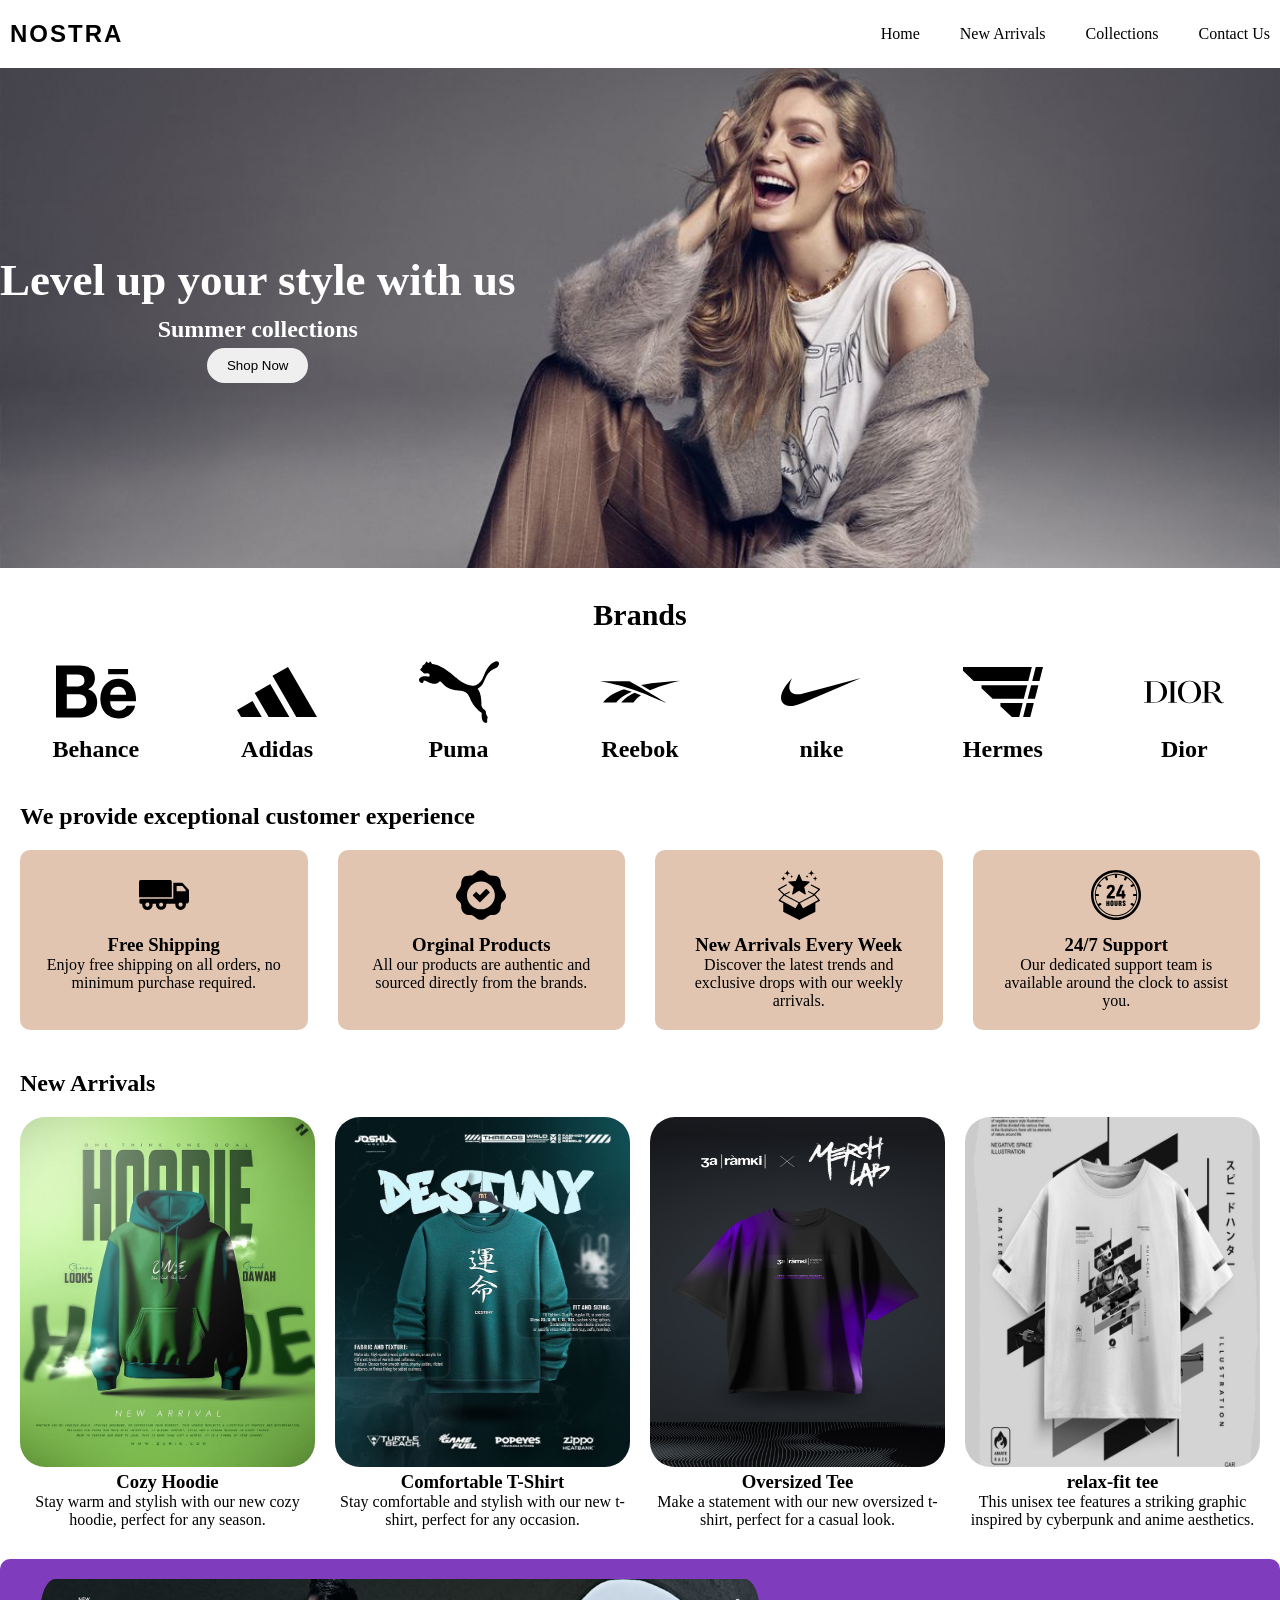
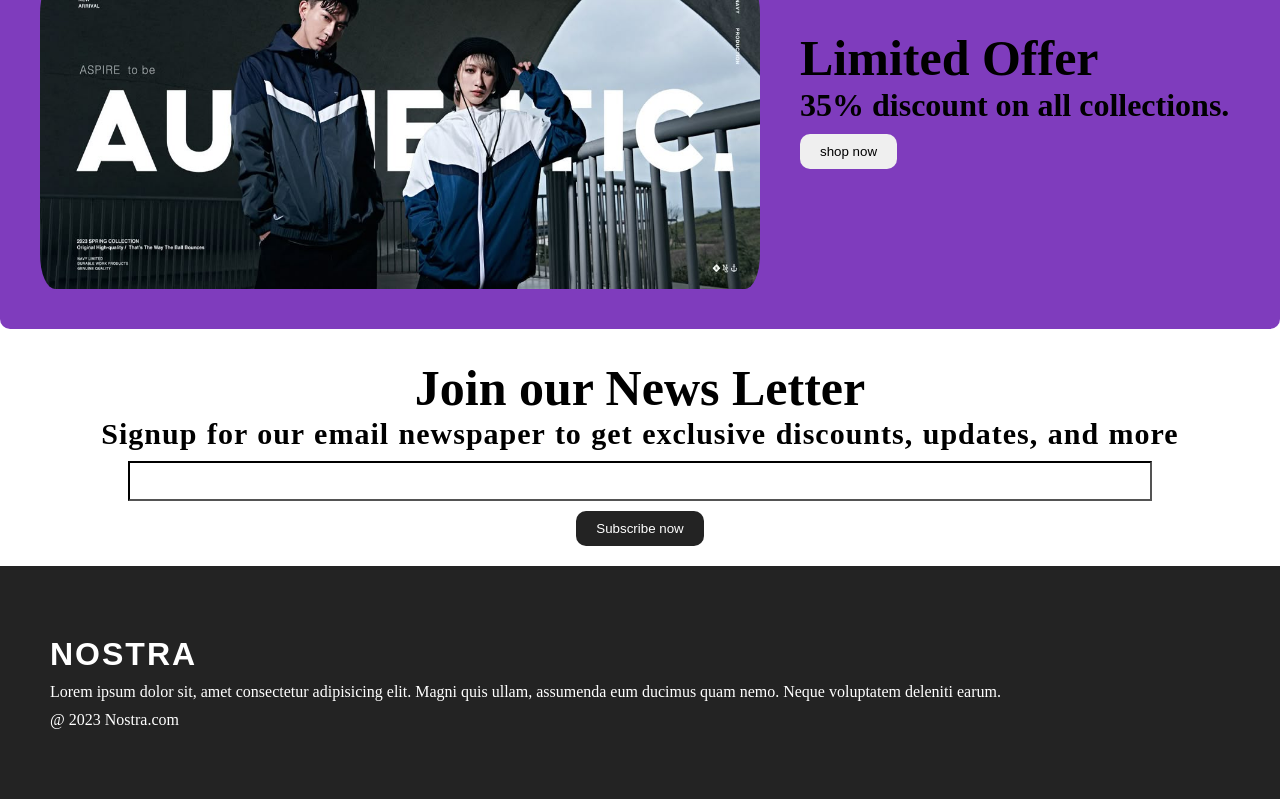
<file: index.html>
<!DOCTYPE html>
<html lang="en">

<head>
    <meta charset="UTF-8">
    <meta name="viewport" content="width=device-width, initial-scale=1.0">
    <title>Nostra e-commerce Website</title>
    <link rel="stylesheet" href="style.css">
</head>

<body>
    <nav class="nav-container">
        <h2 class="heading">NOSTRA</h2>
        <ul class="nav-link">
            <li><a href="index.html">Home</a></li>
            <li><a href="collections.html">New Arrivals</a></li>
            <li><a href="collections.html">Collections</a></li>
            <li><a href="contact.html">Contact Us</a></li>
        </ul>
        <div class="menuIcon">
            <svg width="24" height="24" viewBox="0 0 24 24" fill="none">
                <path d="M3 6h18M3 12h18M3 18h18" stroke="black" stroke-width="2" />
            </svg>
        </div>

    </nav>
    <section class="hero">
        <div class="hero-content">
            <h1>Level up your style with us</h1>
            <h2>Summer collections</h2>
            <button class="btn">Shop Now</button>
        </div>
    </section>
    <section class="Brands">
        <h1 class="title">Brands</h1>
        <div class="brand-logo">
            <div>
                <svg role="img" viewBox="0 0 24 24" xmlns="http://www.w3.org/2000/svg">
                    <title>Behance</title>
                    <path
                        d="M16.969 16.927a2.561 2.561 0 0 0 1.901.677 2.501 2.501 0 0 0 1.531-.475c.362-.235.636-.584.779-.99h2.585a5.091 5.091 0 0 1-1.9 2.896 5.292 5.292 0 0 1-3.091.88 5.839 5.839 0 0 1-2.284-.433 4.871 4.871 0 0 1-1.723-1.211 5.657 5.657 0 0 1-1.08-1.874 7.057 7.057 0 0 1-.383-2.393c-.005-.8.129-1.595.396-2.349a5.313 5.313 0 0 1 5.088-3.604 4.87 4.87 0 0 1 2.376.563c.661.362 1.231.87 1.668 1.485a6.2 6.2 0 0 1 .943 2.133c.194.821.263 1.666.205 2.508h-7.699c-.063.79.184 1.574.688 2.187ZM6.947 4.084a8.065 8.065 0 0 1 1.928.198 4.29 4.29 0 0 1 1.49.638c.418.303.748.711.958 1.182.241.579.357 1.203.341 1.83a3.506 3.506 0 0 1-.506 1.961 3.726 3.726 0 0 1-1.503 1.287 3.588 3.588 0 0 1 2.027 1.437c.464.747.697 1.615.67 2.494a4.593 4.593 0 0 1-.423 2.032 3.945 3.945 0 0 1-1.163 1.413 5.114 5.114 0 0 1-1.683.807 7.135 7.135 0 0 1-1.928.259H0V4.084h6.947Zm-.235 12.9c.308.004.616-.029.916-.099a2.18 2.18 0 0 0 .766-.332c.228-.158.411-.371.534-.619.142-.317.208-.663.191-1.009a2.08 2.08 0 0 0-.642-1.715 2.618 2.618 0 0 0-1.696-.505h-3.54v4.279h3.471Zm13.635-5.967a2.13 2.13 0 0 0-1.654-.619 2.336 2.336 0 0 0-1.163.259 2.474 2.474 0 0 0-.738.62 2.359 2.359 0 0 0-.396.792c-.074.239-.12.485-.137.734h4.769a3.239 3.239 0 0 0-.679-1.785l-.002-.001Zm-13.813-.648a2.254 2.254 0 0 0 1.423-.433c.399-.355.607-.88.56-1.413a1.916 1.916 0 0 0-.178-.891 1.298 1.298 0 0 0-.495-.533 1.851 1.851 0 0 0-.711-.274 3.966 3.966 0 0 0-.835-.073H3.241v3.631h3.293v-.014ZM21.62 5.122h-5.976v1.527h5.976V5.122Z" />
                </svg>
                <h2>Behance</h2>
            </div>
            <div>
                <svg role="img" viewBox="0 0 24 24" xmlns="http://www.w3.org/2000/svg">
                    <title>Adidas</title>
                    <path
                        d="m24 19.535-8.697-15.07-4.659 2.687 7.145 12.383Zm-8.287 0L9.969 9.59 5.31 12.277l4.192 7.258ZM4.658 14.723l2.776 4.812H1.223L0 17.41Z" />
                </svg>
                <h2>Adidas</h2>
            </div>
            <div>
                <svg role="img" viewBox="0 0 24 24" xmlns="http://www.w3.org/2000/svg">
                    <title>Puma</title>
                    <path
                        d="M23.845 3.008c-.417-.533-1.146-.106-1.467.08-2.284 1.346-2.621 3.716-3.417 5.077-.626 1.09-1.652 1.89-2.58 1.952-.686.049-1.43-.084-2.168-.405-1.807-.781-2.78-1.792-3.017-1.97-.487-.37-4.23-4.015-7.28-4.164 0 0-.372-.75-.465-.763-.222-.025-.45.451-.616.501-.15.053-.413-.512-.565-.487-.153.02-.302.586-.6.877-.22.213-.486.2-.637.463-.052.096-.034.265-.093.42-.127.32-.551.354-.555.697 0 .381.357.454.669.72.248.212.265.362.554.461.258.088.632-.187.964-.088.277.081.543.14.602.423.054.256 0 .658-.34.613-.112-.015-.598-.174-1.198-.11-.725.077-1.553.309-1.634 1.11-.041.447.514.97 1.055.866.371-.071.196-.506.399-.716.267-.27 1.772.944 3.172.944.593 0 1.031-.15 1.467-.605.04-.029.093-.102.155-.11a.632.632 0 01.195.088c1.131.897 1.984 2.7 6.13 2.721.582.007 1.25.279 1.796.777.48.433.764 1.125 1.037 1.825.418 1.053 1.161 2.069 2.292 3.203.06.068.99.78 1.06.833.012.01.084.167.053.255-.02.69-.123 2.67 1.365 2.753.366.02.275-.231.275-.41-.005-.341-.065-.685.113-1.04.253-.478-.526-.709-.509-1.756.019-.784-.645-.651-.984-1.25-.19-.343-.368-.532-.35-.946.073-2.38-.517-3.948-.805-4.327-.227-.294-.423-.403-.207-.54 1.24-.815 1.525-1.574 1.525-1.574.66-1.541 1.256-2.945 2.075-3.57.166-.12.589-.44.852-.56.763-.362 1.173-.578 1.388-.788.356-.337.635-1.053.294-1.48z" />
                </svg>
                <h2>Puma</h2>
            </div>
            <div>
                <svg role="img" viewBox="0 0 24 24" xmlns="http://www.w3.org/2000/svg">
                    <title>Reebok</title>
                    <path
                        d="M14.991 11.48C17.744 10.38 19.458 9.748 24 8.64c-2.467.163-7.922.537-11.682 1.271l2.673 1.57m-8.56 3.651h3.6c.713-1.08 1.422-1.606 2.248-2.191a71.382 71.382 0 00-1.892-.701c-2.297 1.014-3.575 2.375-3.953 2.892m.709-3.928c-3.21 1.147-4.994 2.393-6.199 3.928h3.975c.387-.539 1.862-2.093 4.633-3.174a57.092 57.092 0 00-2.41-.754M8.79 8.788H0c8.862 1.6 13.133 3.66 20 6.572-.587-.439-10.051-6.013-11.209-6.572" />
                </svg>

                <h2>Reebok</h2>
            </div>
            <div>
                <svg role="img" viewBox="0 0 24 24" xmlns="http://www.w3.org/2000/svg">
                    <title>Nike</title>
                    <path
                        d="M24 7.8L6.442 15.276c-1.456.616-2.679.925-3.668.925-1.12 0-1.933-.392-2.437-1.177-.317-.504-.41-1.143-.28-1.918.13-.775.476-1.6 1.036-2.478.467-.71 1.232-1.643 2.297-2.8a6.122 6.122 0 00-.784 1.848c-.28 1.195-.028 2.072.756 2.632.373.261.886.392 1.54.392.522 0 1.11-.084 1.764-.252L24 7.8z" />
                </svg>
                <h2>nike</h2>
            </div>
            <div>
                <svg role="img" viewBox="0 0 24 24" xmlns="http://www.w3.org/2000/svg">
                    <title>Hermes</title>
                    <path
                        d="m21.818 4.516-1.05 4.148h2.175L24 4.516M19.41 14.04h2.17l1.04-4.08h-2.178m-2.41 9.523h2.154l1.056-4.147h-2.16m.193-5.377H5.55v.92l3.341 3.161h9.349m2.41-9.525H0v1.116l3.206 3.032H19.6m-8.372 7.58 3.43 3.24h2.205l1.05-4.147h-6.685" />
                </svg>
                <h2>Hermes</h2>
            </div>
            <div>
                <svg role="img" viewBox="0 0 24 24" xmlns="http://www.w3.org/2000/svg">
                    <title>Dior</title>
                    <path
                        d="M.0728 8.7751h3.1157c2.6789 0 3.7272 1.5724 3.7272 3.237 0 1.6937-1.3443 3.203-3.9019 3.203H.0776c-.0534 0-.0728-.034-.0728-.0631 0-.034.034-.0631.0825-.0631h.5484c.1699 0 .2815-.1019.2815-.2912V9.2022c0-.1407-.0679-.296-.2912-.296H.0679C.0243 8.9062 0 8.8771 0 8.8431c0-.0291.0097-.068.0728-.068m1.9461 6.1392c0 .1407.0631.1844.1553.1844h.825c2.0334 0 2.7711-1.5578 2.7711-3.1205S4.9889 8.9013 3.271 8.9013H2.1499c-.1165 0-.1262.0971-.1262.1407l-.0048 5.8723zm5.2073-6.1392c-.0485 0-.0922.0194-.0922.0582s.0243.0631.0679.0631h.5484c.1262 0 .2475.0874.2475.33v5.5762c0 .1165-.0874.2912-.2427.2912h-.5434c-.0631 0-.0679.0485-.0679.0679s-.0049.0534.0679.0534h2.6401c.0388 0 .0922-.0049.0922-.0437s-.0097-.0776-.0776-.0776h-.5097c-.0728 0-.2718-.0437-.2718-.2669V9.1682c0-.1602.1019-.2669.2863-.2669h.4999c.0437 0 .0679-.0243.0679-.0582 0-.034-.0243-.0631-.0825-.0631-.0005-.0048-2.6396.0092-2.6303-.0049zm4.1251 3.2225c0-1.7811.7959-3.2224 2.2906-3.2224 1.4656 0 2.2906 1.4414 2.2906 3.2224S15.1804 15.22 13.642 15.22c-1.4899.0049-2.2907-1.4414-2.2907-3.2224m2.2907 3.3583c2.1256 0 3.4651-1.5044 3.4651-3.3535s-1.3249-3.3583-3.4651-3.3583c-2.1353 0-3.4651 1.5044-3.4651 3.3535s1.3831 3.3583 3.4651 3.3583m10.2593-.1796c-.8347.0874-1.2958-1.2812-1.718-1.9315-.3154-.4805-.9852-.9706-1.6452-1.0677 1.0871-.0631 2.3052-.4125 2.3052-1.6452 0-.9997-.6163-1.7568-2.8779-1.7568h-2.6061c-.034 0-.0679.0194-.0679.0582s.034.0631.0679.0631h.5969c.1262 0 .2475.0874.2475.33v5.5762c0 .1165-.0874.2912-.2427.2912h-.587c-.0485 0-.0679.0388-.0679.0582s.0194.0631.0679.0631h2.7662c.0388 0 .0728-.0194.0728-.0582s-.0243-.0631-.0776-.0631h-.5581c-.0728 0-.2718-.0485-.2718-.2669v-2.6352h.2863c1.3686 0 1.4705 1.485 2.1499 2.3343.5824.728 1.3443.8202 1.7762.8202.1844 0 .3106-.0049.4271-.034.0728-.0243.0874-.1504-.0437-.1359m-4.3192-6.2798h.4028c.6891 0 1.8053.2718 1.8053 1.5724 0 1.1939-.99 1.5967-1.9073 1.5967h-.5872V9.1682c.0001-.165.102-.2717.2864-.2717" />
                </svg>
                <h2>Dior</h2>
            </div>
        </div>
    </section>

    <section class="CustomerExp">
        <h1>We provide exceptional customer experience</h1>
        <div class="cards">
            <div class="card">
                <svg id="Layer_1" data-name="Layer 1" xmlns="http://www.w3.org/2000/svg" viewBox="0 0 122.88 73.14">
                    <defs>
                        <style>
                            .cls-1 {
                                fill-rule: evenodd;
                            }
                        </style>
                    </defs>
                    <title>logistic-truck</title>
                    <path class="cls-1"
                        d="M41.63,58.19a12.9,12.9,0,1,0,25.64,2,13.7,13.7,0,0,0-.16-2H89.28a14.22,14.22,0,0,0-.12,1.87,13.08,13.08,0,0,0,26.16,0,12.7,12.7,0,0,0-.21-2.33,8,8,0,0,0,7.77-7.93V24.14L106.61,6.64H84.32V45.51h-80A3.27,3.27,0,0,0,1,48.68V55A3.27,3.27,0,0,0,4.31,58.2H7.94a12.48,12.48,0,0,0-.16,2,12.9,12.9,0,1,0,25.79,0,13.7,13.7,0,0,0-.16-2h8.22ZM76.48,0H4.1A4.12,4.12,0,0,0,0,4.1V42.27H80.58V4.1A4.11,4.11,0,0,0,76.48,0ZM15.71,60.26c0,6.53,9.92,6.53,9.92,0,0-7-9.92-6.27-9.92,0Zm81.49-.21c0,6.61,10.06,6.61,10.06,0s-10.06-6.65-10.06,0Zm9.33-45.85L114.74,24v3.56H92.49V14.2ZM49.42,60.26c0,6.53,9.92,6.53,9.92,0s-9.92-6.52-9.92,0Z" />
                </svg>
                <h3>Free Shipping</h3>
                <p>Enjoy free shipping on all orders, no minimum purchase required.</p>
            </div>

            <div class="card">
                <?xml version="1.0" encoding="utf-8"?><svg version="1.1" id="Layer_1" xmlns="http://www.w3.org/2000/svg"
                    xmlns:xlink="http://www.w3.org/1999/xlink" x="0px" y="0px" viewBox="0 0 122.88 121.86"
                    style="enable-background:new 0 0 122.88 121.86" xml:space="preserve">
                    <style type="text/css">
                        .st0 {
                            fill-rule: evenodd;
                            clip-rule: evenodd;
                        }
                    </style>
                    <g>
                        <path class="st0"
                            d="M61.44,0.01c3.27-0.14,5.85,1,8.45,2.65c3.3,2.09,7.02,6.23,11.61,8.85c6.45,3.69,18.41-1.4,24.53,7.7 c3.57,5.3,3.74,9.46,4,13.57c0.29,4.43,1.06,8.51,5.6,14.51c7.51,9.93,9.07,16.54,5.2,23.43c-2.64,4.7-8.19,7.31-9.48,10.28 c-2.73,6.33,0.29,11.1-3.45,18.48c-2.6,5.12-6.61,8.49-11.95,10.21c-4.5,1.45-9.03-0.65-12.63,0.87 c-6.34,2.66-11.01,8.85-16.06,10.42c-1.95,0.6-3.89,0.9-5.82,0.89c-1.94,0.01-3.88-0.28-5.82-0.89 c-5.04-1.57-9.72-7.75-16.06-10.42c-3.61-1.52-8.13,0.58-12.63-0.87c-5.34-1.72-9.35-5.09-11.95-10.21 C11.23,92.1,14.26,87.33,11.52,81c-1.29-2.97-6.84-5.58-9.48-10.28c-3.87-6.89-2.3-13.5,5.2-23.43c4.54-6,5.31-10.08,5.6-14.51 c0.27-4.11,0.43-8.27,4-13.57c6.12-9.1,18.08-4.01,24.53-7.7c4.59-2.62,8.3-6.76,11.61-8.85C55.59,1.01,58.17-0.13,61.44,0.01 L61.44,0.01z M50.83,53.9l7.86,7.48l13.53-13.75c1.34-1.36,2.18-2.45,3.83-0.75l5.36,5.49c1.76,1.74,1.67,2.76,0.01,4.38 L61.75,76.06c-3.5,3.43-2.89,3.64-6.44,0.12L41.81,62.75c-0.74-0.8-0.66-1.61,0.15-2.41l6.22-6.45 C49.11,52.91,49.86,52.97,50.83,53.9L50.83,53.9z M61.26,27.57c18.95,0,34.3,15.36,34.3,34.3c0,18.95-15.36,34.3-34.3,34.3 c-18.95,0-34.3-15.36-34.3-34.3C26.96,42.92,42.32,27.57,61.26,27.57L61.26,27.57z" />
                    </g>
                </svg>
                <h3>Orginal Products</h3>
                <p>All our products are authentic and sourced directly from the brands.</p>
            </div>

            <div class="card">
                <svg id="Layer_1" data-name="Layer 1" xmlns="http://www.w3.org/2000/svg" viewBox="0 0 103.68 122.88">
                    <title>new-product</title>
                    <path
                        d="M50.67,81.17,15.21,62.53,5.81,73.89c12.58,6.65,24.91,13.31,37.5,20l7.36-12.68ZM23.06,15.3h.25A7.22,7.22,0,0,1,25.56,10a7.22,7.22,0,0,1,5.27-2.25V7.53a7.19,7.19,0,0,1-5.27-2.26A7.26,7.26,0,0,1,23.31,0h-.25a7.22,7.22,0,0,1-2.25,5.27,7.22,7.22,0,0,1-5.28,2.26v.24A7.26,7.26,0,0,1,20.81,10a7.22,7.22,0,0,1,2.25,5.27Zm10.53,4.36h.11a3.62,3.62,0,0,1,3.53-3.53V16A3.4,3.4,0,0,1,34.76,15a3.42,3.42,0,0,1-1.06-2.47h-.11A3.38,3.38,0,0,1,32.53,15,3.36,3.36,0,0,1,30.06,16v.12a3.6,3.6,0,0,1,3.53,3.52Zm-20,7.72h.2A6.07,6.07,0,0,1,15.7,23a6.09,6.09,0,0,1,4.43-1.89v-.21A6.09,6.09,0,0,1,15.7,19a6.09,6.09,0,0,1-1.89-4.43h-.2A6.08,6.08,0,0,1,11.71,19a6,6,0,0,1-4.42,1.89v.21A6.07,6.07,0,0,1,11.71,23a6.08,6.08,0,0,1,1.9,4.43Zm68.6-12H82a7.23,7.23,0,0,0-2.26-5.27,7.22,7.22,0,0,0-5.27-2.25V7.57a7.19,7.19,0,0,0,5.27-2.26A7.27,7.27,0,0,0,82,0h.24a7.19,7.19,0,0,0,2.26,5.27,7.19,7.19,0,0,0,5.27,2.26v.24a7.23,7.23,0,0,0-5.27,2.26,7.19,7.19,0,0,0-2.26,5.27ZM71.68,19.7h-.11A3.62,3.62,0,0,0,68,16.17v-.11A3.4,3.4,0,0,0,70.51,15a3.36,3.36,0,0,0,1.06-2.46h.11A3.38,3.38,0,0,0,72.74,15a3.38,3.38,0,0,0,2.47,1.06v.12a3.6,3.6,0,0,0-3.53,3.52Zm20,7.09h-.19a5.84,5.84,0,0,0-5.7-5.7V20.9a5.45,5.45,0,0,0,4-1.71,5.47,5.47,0,0,0,1.71-4h.19a5.5,5.5,0,0,0,1.7,4,5.5,5.5,0,0,0,4,1.7v.19a5.83,5.83,0,0,0-5.69,5.7ZM53.1,11l6.72,15.69,17.05,1.53a1.36,1.36,0,0,1,1.26,1.36,1.35,1.35,0,0,1-.48,1h0L64.74,41.86l3.81,16.68a1.53,1.53,0,0,1,0,.3,1.35,1.35,0,0,1-1.06,1.33l-.29,0a1.41,1.41,0,0,1-.77-.22L51.81,51.24,37.13,60a1.36,1.36,0,0,1-1.88-.47,1.32,1.32,0,0,1-.19-.7,1.63,1.63,0,0,1,0-.31h0l3.82-16.68L26,30.61a1.33,1.33,0,0,1,.85-2.36l17-1.52L50.56,11a1.39,1.39,0,0,1,2.54,0ZM28.83,55.44l-11,5.46,34.7,18.23L87.28,60.86,74.53,54.19l-.79-3.46,14.81,7.61L99.48,48,80.14,37.48l2-1.73,0,0,.31-.29L103,46.31a1.27,1.27,0,0,1,.33.24,1.34,1.34,0,0,1,0,1.88l-12,11.74L102.9,74a1.32,1.32,0,0,1-.17,1.87,1.27,1.27,0,0,1-.27.18L92.08,81.56v20.59a1.35,1.35,0,0,1-.83,1.23L53.7,122.44a1.35,1.35,0,0,1-1,.44,1.33,1.33,0,0,1-1.19-.74l-37.63-18.8a1.35,1.35,0,0,1-.73-1.19V81.66L2.57,76.07a2.11,2.11,0,0,1-.27-.18A1.33,1.33,0,0,1,2.13,74L13.4,60.53.33,48.14a1.33,1.33,0,0,1,.12-1.88,2,2,0,0,1,.26-.18L20.63,34.81a8,8,0,0,0,.85.89h0L23,37,4,47.8l11.9,11L29.61,52l-.78,3.44Zm61,7.09L54.37,81.17,61.8,94,99.07,73.73l-9.24-11.2Z" />
                </svg>
                <h3>New Arrivals Every Week</h3>
                <p>Discover the latest trends and exclusive drops with our weekly arrivals.</p>
            </div>

            <div class="card">
                <svg xmlns="http://www.w3.org/2000/svg" shape-rendering="geometricPrecision"
                    text-rendering="geometricPrecision" image-rendering="optimizeQuality" fill-rule="evenodd"
                    clip-rule="evenodd" viewBox="0 0 512 512">
                    <path
                        d="M256 0c70.69 0 134.69 28.66 181.02 74.98C483.35 121.31 512 185.31 512 256c0 70.69-28.65 134.69-74.98 181.02C390.69 483.34 326.69 512 256 512c-70.69 0-134.69-28.66-181.02-74.98C28.66 390.69 0 326.69 0 256c0-70.69 28.66-134.69 74.98-181.02C121.31 28.66 185.31 0 256 0zm-94.89 292.41v-23.97l48.39-63.61c2.22-2.82 3.91-5.76 5.1-8.77 1.19-2.98 1.79-5.8 1.79-8.38v-.2c0-3.8-1.23-6.75-3.68-8.84-2.45-2.05-5.95-3.07-10.46-3.07-4.33 0-7.87 1.42-10.62 4.3-2.75 2.88-4.44 6.98-5 12.28v.1h-27.24v-.1c.89-13.41 5.16-23.77 12.84-31.15 7.65-7.34 17.61-11.05 29.83-11.05 13.24 0 23.5 3.21 30.78 9.6 7.28 6.42 10.92 15.45 10.92 27.17v.1c0 6.39-1.12 12.74-3.38 19.03-2.21 6.33-5.32 12.02-9.33 17.11l-34.72 43.86h48.19v25.59h-83.41zm15.24 22.15c0-.26.1-.48.28-.67.18-.18.4-.27.67-.27h11.15c.26 0 .48.09.67.27.18.19.27.41.27.67v53.1c0 .26-.09.48-.27.67-.19.18-.41.27-.67.27H177.3c-.27 0-.49-.09-.67-.27a.947.947 0 01-.28-.67v-20.58c0-.26-.13-.39-.39-.39h-5.65c-.26 0-.4.13-.4.39v20.58a.92.92 0 01-.94.94h-11.15c-.27 0-.49-.09-.67-.27a.947.947 0 01-.28-.67v-53.1c0-.26.1-.48.28-.67.18-.18.4-.27.67-.27h11.15a.92.92 0 01.94.94v20.5c0 .26.14.39.4.39h5.65c.26 0 .39-.13.39-.39v-20.5zm38.41 54.67c-5.08 0-9.12-1.47-12.13-4.4-3.01-2.93-4.52-6.88-4.52-11.86v-23.72c0-4.92 1.51-8.86 4.52-11.82 3.01-2.96 7.05-4.44 12.13-4.44 5.03 0 9.08 1.48 12.14 4.44 3.06 2.96 4.59 6.9 4.59 11.82v23.72c0 4.98-1.53 8.93-4.59 11.86-3.06 2.93-7.11 4.4-12.14 4.4zm0-11.15c1.16 0 2.06-.41 2.71-1.22.66-.81.99-1.93.99-3.34V328.7c0-1.41-.33-2.53-.99-3.34-.65-.81-1.55-1.22-2.71-1.22-1.15 0-2.04.41-2.67 1.22-.62.81-.94 1.93-.94 3.34v24.82c0 1.41.32 2.53.94 3.34.63.81 1.52 1.22 2.67 1.22zm41.63 11.15c-3.24 0-6.1-.7-8.56-2.08-2.46-1.39-4.37-3.34-5.73-5.85-1.36-2.52-2.04-5.42-2.04-8.72v-38.02a.92.92 0 01.94-.94h11.15a.92.92 0 01.94.94v39.27c0 1.26.3 2.28.91 3.07.6.78 1.4 1.18 2.39 1.18 1 0 1.8-.4 2.4-1.18.6-.79.9-1.81.9-3.07v-39.27c0-.26.1-.48.28-.67.18-.18.4-.27.67-.27h11.15c.26 0 .48.09.67.27.18.19.27.41.27.67v38.02c0 3.3-.68 6.2-2.04 8.72-1.36 2.51-3.27 4.46-5.74 5.85-2.46 1.38-5.31 2.08-8.56 2.08zm46.97-.63c-.57 0-.94-.26-1.09-.78L296.93 347c-.06-.21-.19-.31-.4-.31h-1.18c-.26 0-.39.13-.39.39v20.58c0 .26-.09.48-.27.67-.19.18-.41.27-.67.27h-11.16c-.26 0-.48-.09-.66-.27a.907.907 0 01-.28-.67v-53.1c0-.26.09-.48.28-.67.18-.18.4-.27.66-.27h16.89c3.04 0 5.74.72 8.09 2.16 2.36 1.44 4.18 3.45 5.46 6.05 1.28 2.59 1.93 5.53 1.93 8.83 0 2.94-.54 5.57-1.61 7.9-1.08 2.33-2.58 4.2-4.52 5.61a.8.8 0 00-.24.2c-.05.08-.05.17 0 .27l6.76 22.86.08.32c0 .52-.29.78-.87.78h-11.47zm-8.01-43.83c-.26 0-.39.13-.39.4v11.15c0 .26.13.39.39.39h2.2c1.42 0 2.54-.52 3.38-1.57.84-1.05 1.26-2.49 1.26-4.32 0-1.94-.42-3.43-1.26-4.48-.84-1.04-1.96-1.57-3.38-1.57h-2.2zm43.67 44.46c-3.19 0-5.99-.62-8.4-1.85s-4.28-2.95-5.62-5.18c-1.33-2.23-2-4.75-2-7.58v-2.43c0-.27.09-.49.28-.67.18-.19.4-.28.66-.28h11c.26 0 .49.09.67.28.18.18.27.4.27.67v1.8c0 1.26.3 2.25.91 2.99.6.73 1.37 1.1 2.31 1.1.95 0 1.72-.36 2.32-1.06.6-.71.9-1.61.9-2.71 0-1.21-.47-2.3-1.41-3.26-.94-.97-2.83-2.48-5.66-4.52-2.61-1.89-4.76-3.57-6.44-5.07-1.67-1.49-3.11-3.35-4.32-5.57-1.2-2.23-1.8-4.81-1.8-7.74 0-2.98.66-5.63 2-7.93 1.34-2.31 3.22-4.09 5.66-5.35 2.43-1.25 5.22-1.88 8.36-1.88 3.2 0 6.01.64 8.44 1.92 2.44 1.29 4.32 3.09 5.66 5.42 1.34 2.33 2 5.02 2 8.06v1.88c0 .26-.09.48-.27.67-.19.18-.41.27-.67.27h-10.92c-.26 0-.48-.09-.67-.27a.937.937 0 01-.27-.67v-2.2c0-1.15-.31-2.09-.94-2.83-.63-.73-1.42-1.1-2.36-1.1s-1.7.37-2.28 1.1c-.57.74-.86 1.71-.86 2.91 0 1.31.45 2.49 1.33 3.53.9 1.05 2.7 2.57 5.42 4.56 3.3 2.46 5.79 4.45 7.47 5.97 1.67 1.52 2.98 3.21 3.92 5.06.95 1.86 1.42 4.05 1.42 6.56 0 4.72-1.48 8.46-4.44 11.24-2.96 2.77-6.85 4.16-11.67 4.16zm-80.93-98.44v-24.46l43.46-94.83h30.06l-42.27 93.67h25.69v-35.68h26.57v35.68h11.06v25.62H341.6v21.72h-26.57v-21.72h-56.94zM143.77 84.04c-.46-.79-.8-1.61-1.05-2.45a209.073 209.073 0 00-61.24 61.32c.83.24 1.64.59 2.42 1.04l17.35 10.02c5.33 3.08 7.15 9.91 4.06 15.24-3.08 5.32-9.91 7.14-15.24 4.06l-17.35-10.02c-.77-.45-1.47-.98-2.09-1.57-12.91 25.33-20.78 53.65-22.29 83.65.79-.18 1.63-.27 2.48-.27h20.03c6.15 0 11.14 4.98 11.14 11.13S77 267.33 70.85 267.33l-20.03-.01c-.84 0-1.67-.09-2.46-.27 1.57 29.96 9.48 58.24 22.43 83.52.59-.54 1.25-1.03 1.98-1.44l17.34-10.02c5.33-3.06 12.14-1.22 15.2 4.11 3.06 5.33 1.22 12.13-4.11 15.19l-17.35 10.01c-.69.4-1.41.72-2.15.96 37.1 56.9 101.3 94.53 174.3 94.53 72.99 0 137.19-37.62 174.29-94.52-.75-.23-1.48-.56-2.19-.97l-17.34-10.01c-5.33-3.09-7.15-9.91-4.06-15.24 3.08-5.33 9.91-7.15 15.24-4.06l17.34 10.02c.71.41 1.36.89 1.95 1.42 12.93-25.27 20.84-53.55 22.41-83.5-.79.18-1.61.27-2.46.27h-20.03c-6.15 0-11.13-4.99-11.13-11.13 0-6.15 4.98-11.14 11.13-11.14h20.03c.86 0 1.69.1 2.48.28-1.51-30-9.38-58.32-22.29-83.65-.62.59-1.32 1.12-2.09 1.57l-17.35 10.01c-5.33 3.09-12.16 1.27-15.24-4.06-3.09-5.33-1.27-12.15 4.06-15.24l17.35-10.01c.78-.46 1.59-.8 2.42-1.05a209.177 209.177 0 00-61.22-61.3c-.25.85-.6 1.69-1.07 2.49l-10.01 17.34c-3.09 5.33-9.91 7.15-15.24 4.06-5.33-3.08-7.15-9.91-4.06-15.23l10.01-17.35c.47-.8 1.02-1.53 1.64-2.17-25.35-12.97-53.72-20.89-83.77-22.43.21.87.33 1.77.33 2.7v20.03c0 6.15-4.99 11.14-11.14 11.14-6.14 0-11.13-4.99-11.13-11.14V51.01c0-.93.12-1.83.33-2.69-30.05 1.54-58.43 9.45-83.78 22.43.63.65 1.19 1.38 1.66 2.2l10.01 17.35c3.06 5.33 1.22 12.13-4.11 15.19-5.32 3.07-12.13 1.23-15.19-4.1l-10.01-17.35zM256 39.53c59.77 0 113.88 24.22 153.05 63.39 39.17 39.17 63.4 93.29 63.4 153.05 0 59.77-24.23 113.88-63.4 153.05-39.17 39.17-93.28 63.4-153.05 63.4-59.76 0-113.88-24.23-153.05-63.4-39.17-39.17-63.39-93.28-63.39-153.05 0-59.76 24.22-113.88 63.39-153.05C142.12 63.75 196.24 39.53 256 39.53zm0-14.37c127.49 0 230.84 103.35 230.84 230.84 0 127.49-103.35 230.84-230.84 230.84-127.49 0-230.84-103.35-230.84-230.84C25.16 128.51 128.51 25.16 256 25.16z" />
                </svg>
                <h3>24/7 Support</h3>
                <p>Our dedicated support team is available around the clock to assist you.</p>
            </div>
    </section>
    <section class="newArrivals">
        <h1>New Arrivals</h1>
        <div class="products">
            <div class="product">
                <img src="./images/product1.jpg" alt="Hoodie">
                <h3>Cozy Hoodie</h3>
                <p>Stay warm and stylish with our new cozy hoodie, perfect for any season.</p>
            </div>

            <div class="product">
                <img src="./images/product2.jpg" alt="T-Shirt">
                <h3>Comfortable T-Shirt</h3>
                <p>Stay comfortable and stylish with our new t-shirt, perfect for any occasion.</p>
            </div>

            <div class="product">
                <img src="./images/product3.jpg" alt="oversized-tee">
                <h3>Oversized Tee</h3>
                <p>Make a statement with our new oversized t-shirt, perfect for a casual look.</p>
            </div>

            <div class="product">
                <img src="./images/product4.jpg" alt="relax-fit-tee">
                <h3>relax-fit tee</h3>
                <p>This unisex tee features a striking graphic inspired by cyberpunk and anime aesthetics. </p>
            </div>
        </div>

    </section>
    <section class="offer">
        <img src="./images/offer1.jpg" alt="offers available">
        <div class="offerDetails">
            <h1>Limited Offer</h1>
            <h3>35% discount on all collections.</h3>
            <button>shop now</button>
        </div>
    </section>
    <section class="newsLetter">
        <h1>Join our News Letter</h1>
        <p>Signup for our email newspaper to get exclusive discounts, updates, and more</p>
         <input type="text"><br>
         <button>Subscribe now</button>
    </section>
    <footer>
        <h1>NOSTRA</h1>
        <P>Lorem ipsum dolor sit, amet consectetur adipisicing elit. Magni quis ullam, assumenda eum ducimus quam nemo. Neque voluptatem deleniti earum.</P>
        <P>@ 2023 Nostra.com</P>
    </footer>

</body>

</html>
</file>
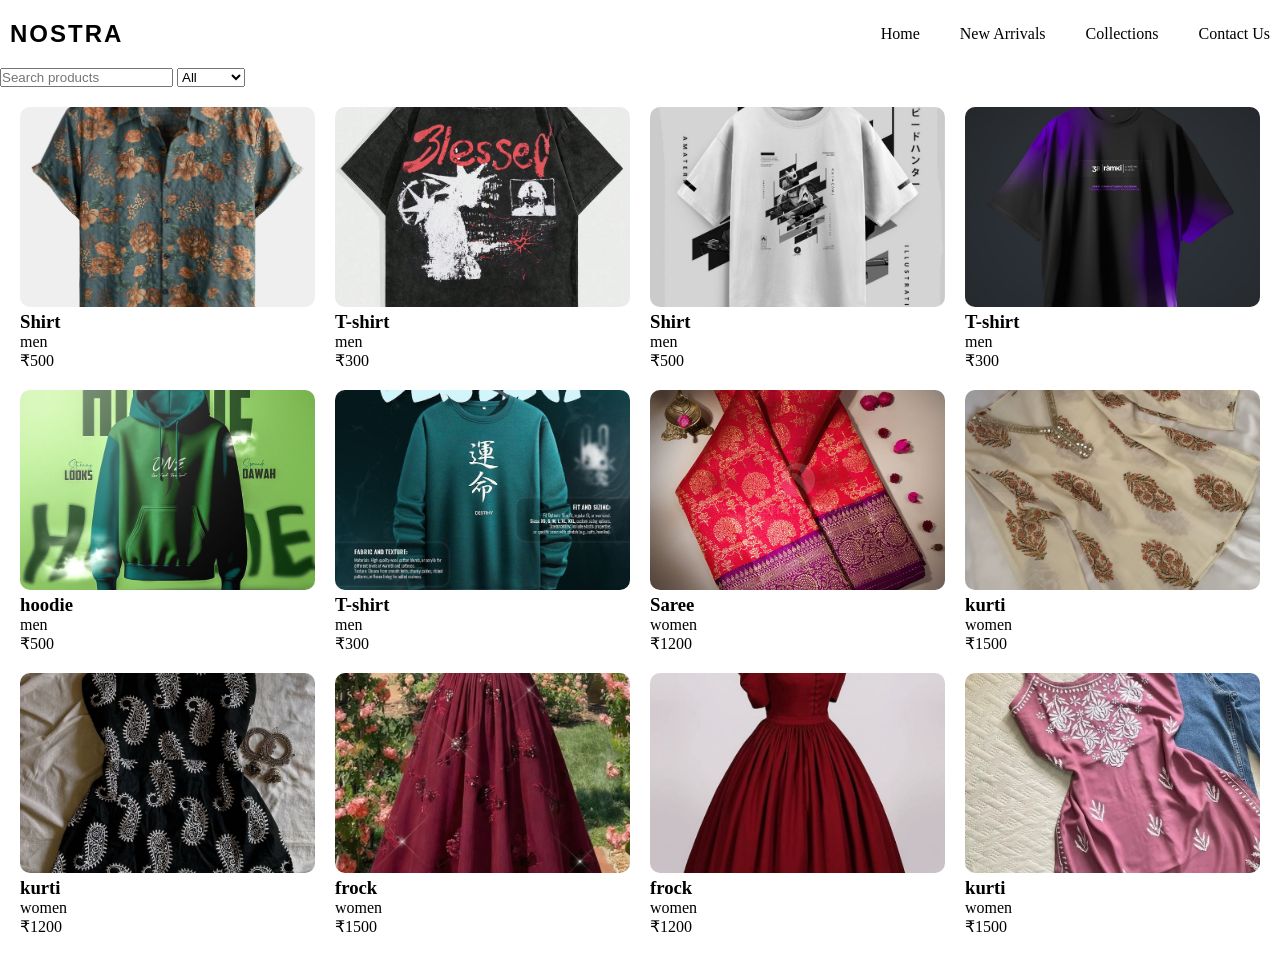
<file: collections.html>
<!DOCTYPE html>
<html lang="en">
<head>
    <meta charset="UTF-8">
    <meta name="viewport" content="width=device-width, initial-scale=1.0">
    <title>Collections</title>
    <link rel="stylesheet" href="style.css">
</head>
<body>
    <nav class="nav-container">
        <h2 class="heading">NOSTRA</h2>
        <ul class="nav-link">
            <li><a href="index.html">Home</a></li>
            <li><a href="collections.html">New Arrivals</a></li>
            <li><a href="collections.html">Collections</a></li>
            <li><a href="contact.html">Contact Us</a></li> 
        </ul>
        <div class="menuIcon">
            <svg width="24" height="24" viewBox="0 0 24 24" fill="none">
                <path d="M3 6h18M3 12h18M3 18h18" stroke="black" stroke-width="2" />
            </svg>
        </div>
    </nav>
    <section>
        <input type="text" id="search" placeholder="Search products">

<select id="filter">
  <option value="">All</option>
  <option value="men">Men</option>
  <option value="women">Women</option>
</select>

<div id="products"></div>
    </section>

<script>
const products = [
  { name: "Shirt", category: "men", price: 500 ,image:"./images/shirt.jpg"},
  { name: "T-shirt", category: "men", price: 300 ,image:"./images/t-shirt.jpg"},
  { name: "Shirt", category: "men", price: 500 ,image:"./images/product4.jpg"},
  { name: "T-shirt", category: "men", price: 300 ,image:"./images/product3.jpg"},
  { name: "hoodie", category: "men", price: 500 ,image:"./images/product1.jpg"},
  { name: "T-shirt", category: "men", price: 300 ,image:"./images/product2.jpg"},
  { name: "Saree", category: "women", price: 1200 ,image:"./images/saree.jpg"},
  { name: "kurti", category: "women", price: 1500 ,image:"./images/kurti.jpg"},
   { name: "kurti", category: "women", price: 1200 ,image:"./images/kurti2.jpg"},
    { name: "frock", category: "women", price: 1500 ,image:"./images/frock1.jpg"},
   { name: "frock", category: "women", price: 1200 ,image:"./images/frock2.jpg"},
  { name: "kurti", category: "women", price: 1500 ,image:"./images/kurti3.jpg"}
]
function displayProducts(data) {
  let container = document.getElementById("products")
  container.innerHTML = ""

  data.forEach(p => {
    let div = document.createElement("div")
    div.classList.add("product-card")

    div.innerHTML = `
      <img src="${p.image}" alt="${p.name}">
      <h3>${p.name}</h3>
      <p>${p.category}</p>
      <p>₹${p.price}</p>
    `

    container.appendChild(div)
  })
}
displayProducts(products)

function applyFilters() {

  let searchValue = document.getElementById("search").value.toLowerCase()
  let filterValue = document.getElementById("filter").value

  let result = products.filter(p => {

    let matchSearch = p.name.toLowerCase().includes(searchValue)

    let matchFilter = filterValue
      ? p.category === filterValue
      : true

    return matchSearch && matchFilter
  })

  displayProducts(result)
}
document.getElementById("search").addEventListener("keyup", applyFilters)
document.getElementById("filter").addEventListener("change", applyFilters)

</script>    
    
</body>
</html>
</file>
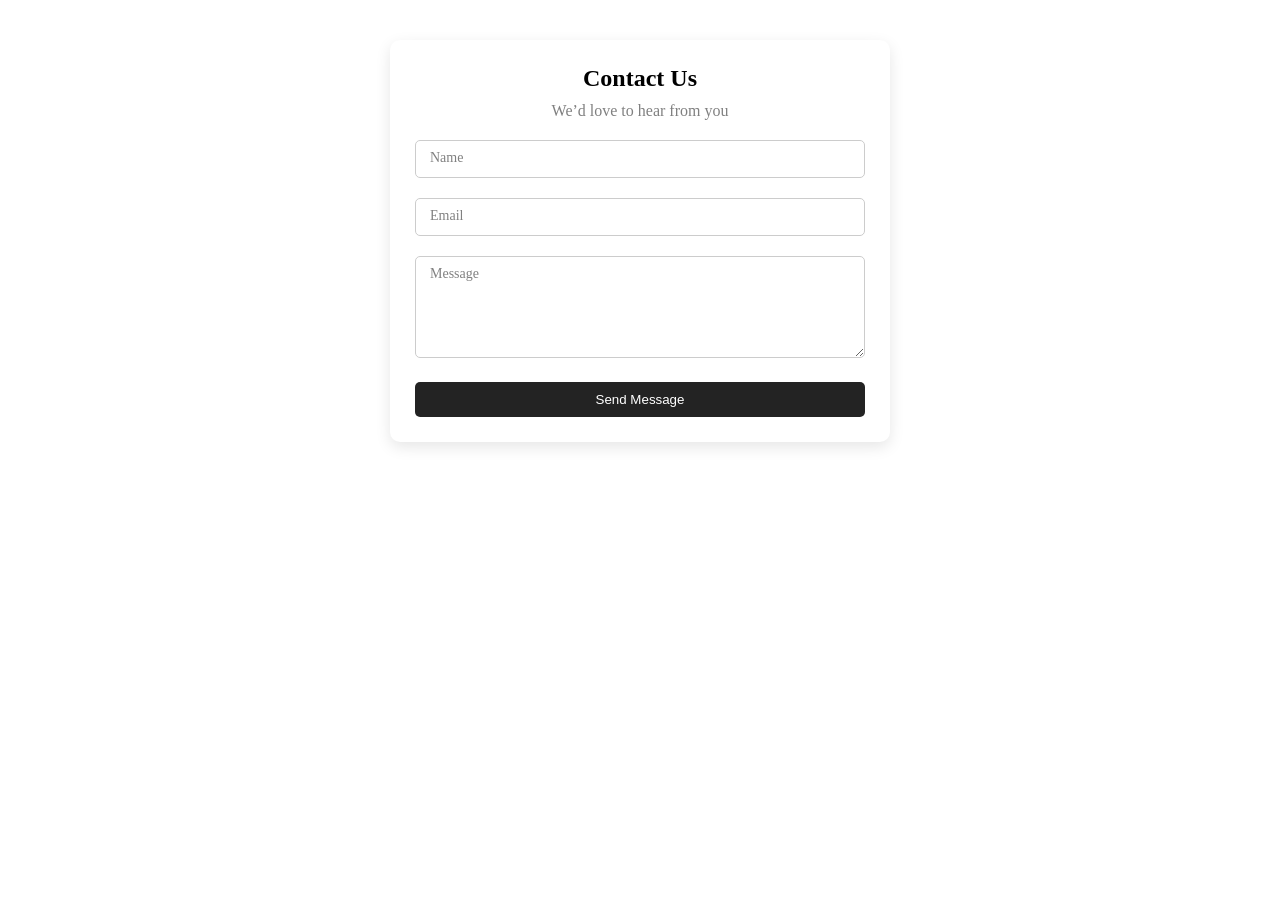
<file: contact.html>
<!DOCTYPE html>
<html lang="en">
<head>
    <meta charset="UTF-8">
    <meta name="viewport" content="width=device-width, initial-scale=1.0">
    <title>Contact Us</title>
    <link rel="stylesheet" href="style.css">
</head>
<body>
    <section class="contact">
  <div class="contact-container">
    
    <h2>Contact Us</h2>
    <p>We’d love to hear from you</p>

    <form id="contactForm">
      
      <div class="input-group">
        <input type="text" id="name" required>
        <label>Name</label>
      </div>

      <div class="input-group">
        <input type="email" id="email" required>
        <label>Email</label>
      </div>

      <div class="input-group">
        <textarea id="message" rows="5" required></textarea>
        <label>Message</label>
      </div>

      <button type="submit">Send Message</button>

    </form>

  </div>
</section>
<script>
document.getElementById("contactForm").addEventListener("submit", function(e){
  e.preventDefault()

  let name = document.getElementById("name").value.trim()
  let email = document.getElementById("email").value.trim()
  let message = document.getElementById("message").value.trim()

  if(!name || !email || !message){
    alert("Fill all fields properly")
    return
  }

  alert("Message sent successfully!")

  this.reset()
})
</script>
</body>
</html>
</file>
<file: style.css>
* {
    margin: 0;
    padding: 0;
    box-sizing: border-box;
}

.nav-container {
    max-width: 1300px;
    margin: 10px auto;
    gap: 10px;
    padding: 10px;

    display: flex;
    justify-content: space-between;
    align-items: center;
}
.heading{
    font-weight: 600;
    font-family: sans-serif;
    letter-spacing: 2px;
}
nav {
    display: flex;
    justify-content: space-between;
    align-items: center;
}

.nav-link {
    display: flex;
    justify-content: space-between;
    list-style: none;
    gap: 40px;
}
.nav-link a{
    text-decoration: none;
    color: black;
}

.menuIcon {
    display: none;
}


.hero {
    max-width: 1300px;
    margin: 10px auto;
    height: 500px;
    background-image:url(./images/nostraimg.jpg);
    background-position:center 10%;
    background-size: cover;
    background-repeat: no-repeat;

    display: flex;
    justify-content:flex-start;
    align-items: center;
   

    color: white;
    text-align: center;
    position: relative;
}
.hero-content h1{
    font-size: 45px;
    font-weight: 700;
    margin-bottom: 10px;
}
.hero-content p {
    font-size: 20px;
    font-weight: 400;
}
.hero-content button {
    padding: 10px 20px;
    border-radius: 40px;
    outline: none;
    border: none;
    margin-top: 5px;
}
.Brands {
    max-width: 1300px;
    padding: 20px;
}
.title {
    font-size: 30px;
    font-weight: 700;
    display: flex;
    justify-content: center;
    margin-bottom: 20px;

    
}
.brand-logo{
    
    display: grid;
    grid-template-columns: repeat(7,1fr);
    gap: 30px;
    text-align: center;
}
.brand-logo svg{
    width: 80px;
    height: 80px;
}
.CustomerExp{
    max-width: 1300px;
    padding: 20px;
}
.cards {
    display: grid;
    grid-template-columns: repeat(4,1fr);
    gap: 30px;
    text-align: center;
    margin-top: 20px;
}

.card {
    background-color: #E1C5B0;
    padding: 20px;
    border-radius: 10px;
    text-align: center;
    height: auto;
    width: 100%;
}
.card svg {
    width: 50px;
    height: 50px;
    margin-bottom: 10px;
}
.card {
  transition: 0.3s;
}

.card:hover {
  transform: translateY(-5px);
}
.newArrivals {
    max-width: 1300px;
    padding: 20px;    
}
.products {
    display: grid;
    grid-template-columns: repeat(4,1fr);
    gap: 20px;
    text-align: center;
    margin-top: 20px;
}
.product h3{
    font-style:bolder;
}

.products img{
    width: 100%;
    height: 350px;
    border-radius: 25px;
}
.product {
  transition: 0.3s;
}

.product:hover {
  transform: translateY(-5px);
}

.offer{
    max-width: 1300px;
    margin: 10px auto;
    height: 370px;
    background-color:#7F3CBD;
    border-radius: 10px;
    display: flex;
}
.offer img{
    width: 800px;
    height: 350px;
    padding: 20px 40px;
    border-radius: 55px;
}
.offerDetails{
    margin-top: 70px;
}
.offerDetails h1{
    font-size: 50px;    
}
.offerDetails h3{
    font-size:32px ;
}
.offerDetails button{
    margin-top: 10px;
    border: none;
    border-radius: 10px;
    padding:10px 20px;
    text-align: center;
}
.newsLetter h1{
    font-size: 50px;
}
.newsLetter p{
    font-weight: 600;
    letter-spacing: 1px;
    word-spacing: 1px;
    font-size: 30px;
}
.newsLetter{
    margin-top: 30px;
    text-align: center;
}
.newsLetter button{
    margin-top: 10px;
    background-color: #232323;
    color: white;
    border-radius: 10px;
    border: none;
    padding: 10px 20px;
}
.newsLetter input{
    margin-top: 10px;
    border-color: black ;
    width: 80%;
    height: 40px;
}
footer{
    margin-top: 20px;
    background-color:#232323 ;
    color: white;
    padding: 70px 50px;
}
footer h1{
    font-family: sans-serif;
    margin-bottom: 10px;
    font-weight: 600;
    font:bolder;
    letter-spacing: 2px;
}
footer p{
    margin-top: 10px;
}

#products {
  display: grid;
  grid-template-columns: repeat(4, 1fr);
  gap: 20px;
  padding: 20px;
}

#product-card {
  border: 1px solid #ddd;
  padding: 10px;
  border-radius: 10px;
  text-align: center;
  transition: 0.3s;
}

.product-card:hover {
  transform: translateY(-5px);
}

.product-card img {
  width: 100%;
  height: 200px;
  object-fit: cover;
  border-radius: 10px;
}
/* contact us form */
/* ===== CONTACT FORM ===== */

.contact {
  padding: 40px 20px;
  display: flex;
  justify-content: center;
}

.contact-container {
  width: 100%;
  max-width: 500px;
  background: #fff;
  padding: 25px;
  border-radius: 10px;
  box-shadow: 0 5px 15px rgba(0,0,0,0.1);
  text-align: center;
}

.contact-container h2 {
  margin-bottom: 10px;
}

.contact-container p {
  margin-bottom: 20px;
  color: gray;
}

.input-group {
  position: relative;
  margin-bottom: 20px;
}

.input-group input,
.input-group textarea {
  width: 100%;
  padding: 10px;
  border: 1px solid #ccc;
  border-radius: 5px;
  outline: none;
  font-size: 14px;
}

.input-group label {
  position: absolute;
  left: 10px;
  top: 10px;
  background: white;
  padding: 0 5px;
  color: gray;
  font-size: 14px;
  transition: 0.3s;
}

.input-group input:focus + label,
.input-group input:valid + label,
.input-group textarea:focus + label,
.input-group textarea:valid + label {
  top: -8px;
  font-size: 12px;
  color: black;
}

.contact button {
  width: 100%;
  padding: 10px;
  background: #232323;
  color: white;
  border: none;
  border-radius: 5px;
  cursor: pointer;
}

.contact button:hover {
  background: black;
}

/* responsive */
@media (max-width: 768px) {
    .nav-link {
        display: none;
    }

    .menuIcon {
        display: block;
    }

  .hero {
    height: 300px;

    display: flex;
    justify-content: center;   
    align-items: center;

    padding-left: 0;      
    text-align: center;

    background-position:center;
    background-size: contain;
  }

  .hero-content {
    max-width: 90%;
  }

  .hero-content h1 {
    font-size: 22px;
    margin-bottom: 10px;
  }

  .hero-content h2 {
    font-size: 14px;
    margin-bottom: 10px;
  }

  .hero-content button {
    padding: 8px 16px;
    font-size: 12px;
  }
  .brand-logo{
    
    display: grid;
    grid-template-columns: repeat(3,1fr);
    gap: 10px;
    text-align: center;
}
}
@media screen and (max-width: 600px) {
    .cards{display: grid;
    grid-template-columns: repeat(1,1fr);
    gap: 30px;
    text-align: center;}
}
@media screen and (max-width:768px) {
    .products{
        display: grid;
        grid-template-columns: repeat(2,1fr);
    }
    .products img{
    width: 100%;
    height: auto;
    border-radius: 25px;
}
@media screen and (max-width:768px) {
    .offer img{
        display: none;
    }
    .offer{
        height: 300px;
        margin: 10px 10px;
    }
    .offerDetails{
        padding-left:20px ;
    }
}   
}
</file>
